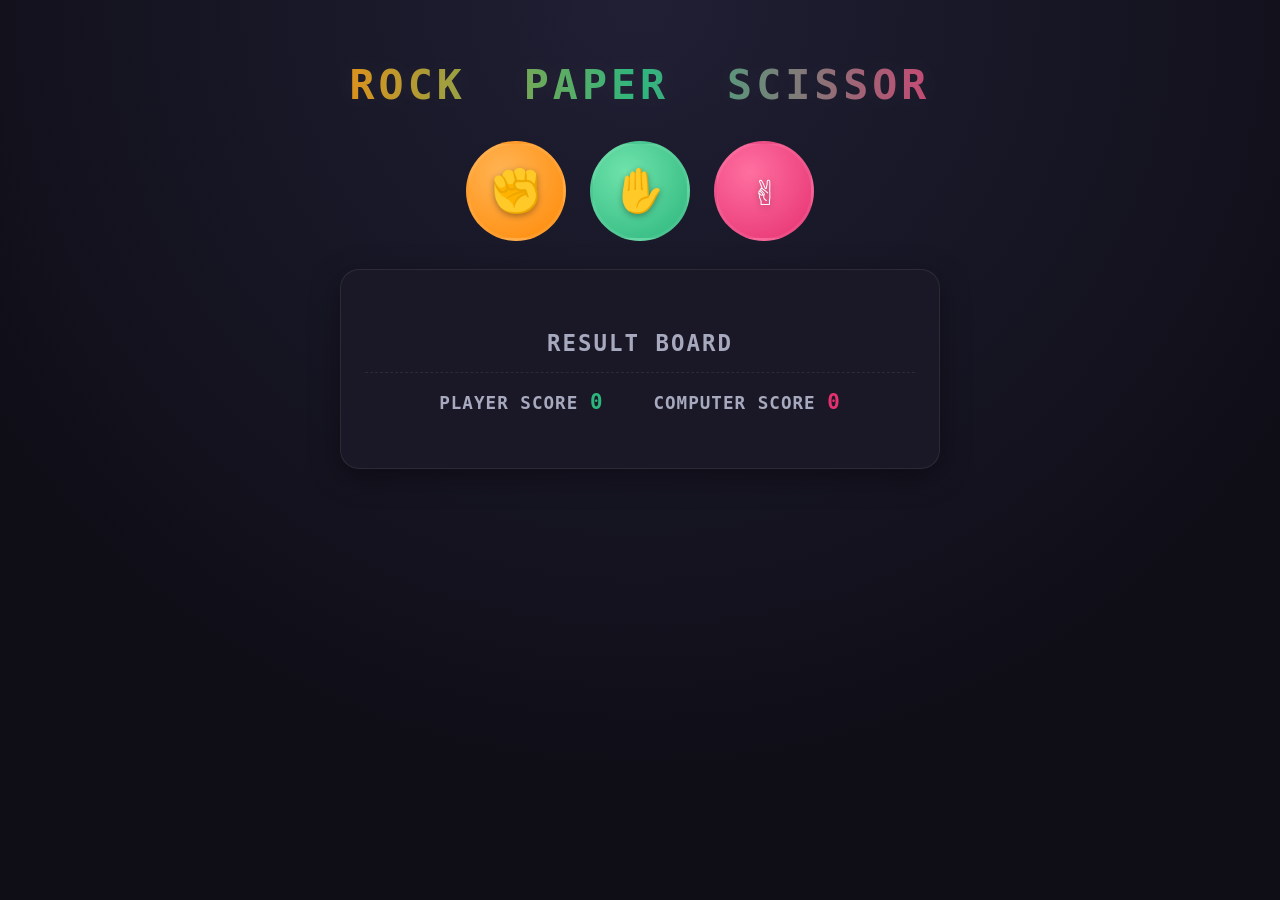
<file: miniProject.js/rock paper scissor/index.html>
<!DOCTYPE html>
<html lang="en">
<head>
    <meta charset="UTF-8">
    <meta name="viewport" content="width=device-width, initial-scale=1.0">
    <title>rock-paper-scissor</title>
    <link rel="stylesheet" href="style.css">

</head>
<body>
    <div class="container">
        <header>
            <h1>ROCK &nbsp;PAPER &nbsp;SCISSOR</h1>
        </header>
        <main>
            <div class="action">
                <div class="rock" id="btn"></div>
                <div class="paper" id="btn"></div>
                <div class="scissor" id="btn"></div>
            </div>
            <div class="result">
                <div class="board">
                    <h2>Result board</h2>
        
                </div>
                <div class="score">
                    <div>PLAYER SCORE <span class="user">0</span></div>
                    <div>COMPUTER SCORE <span class="comp">0</span></div>
                </div>

            </div>
        </main>
    </div>
    <script src="index.js"></script>
</body>
</html>
</file>
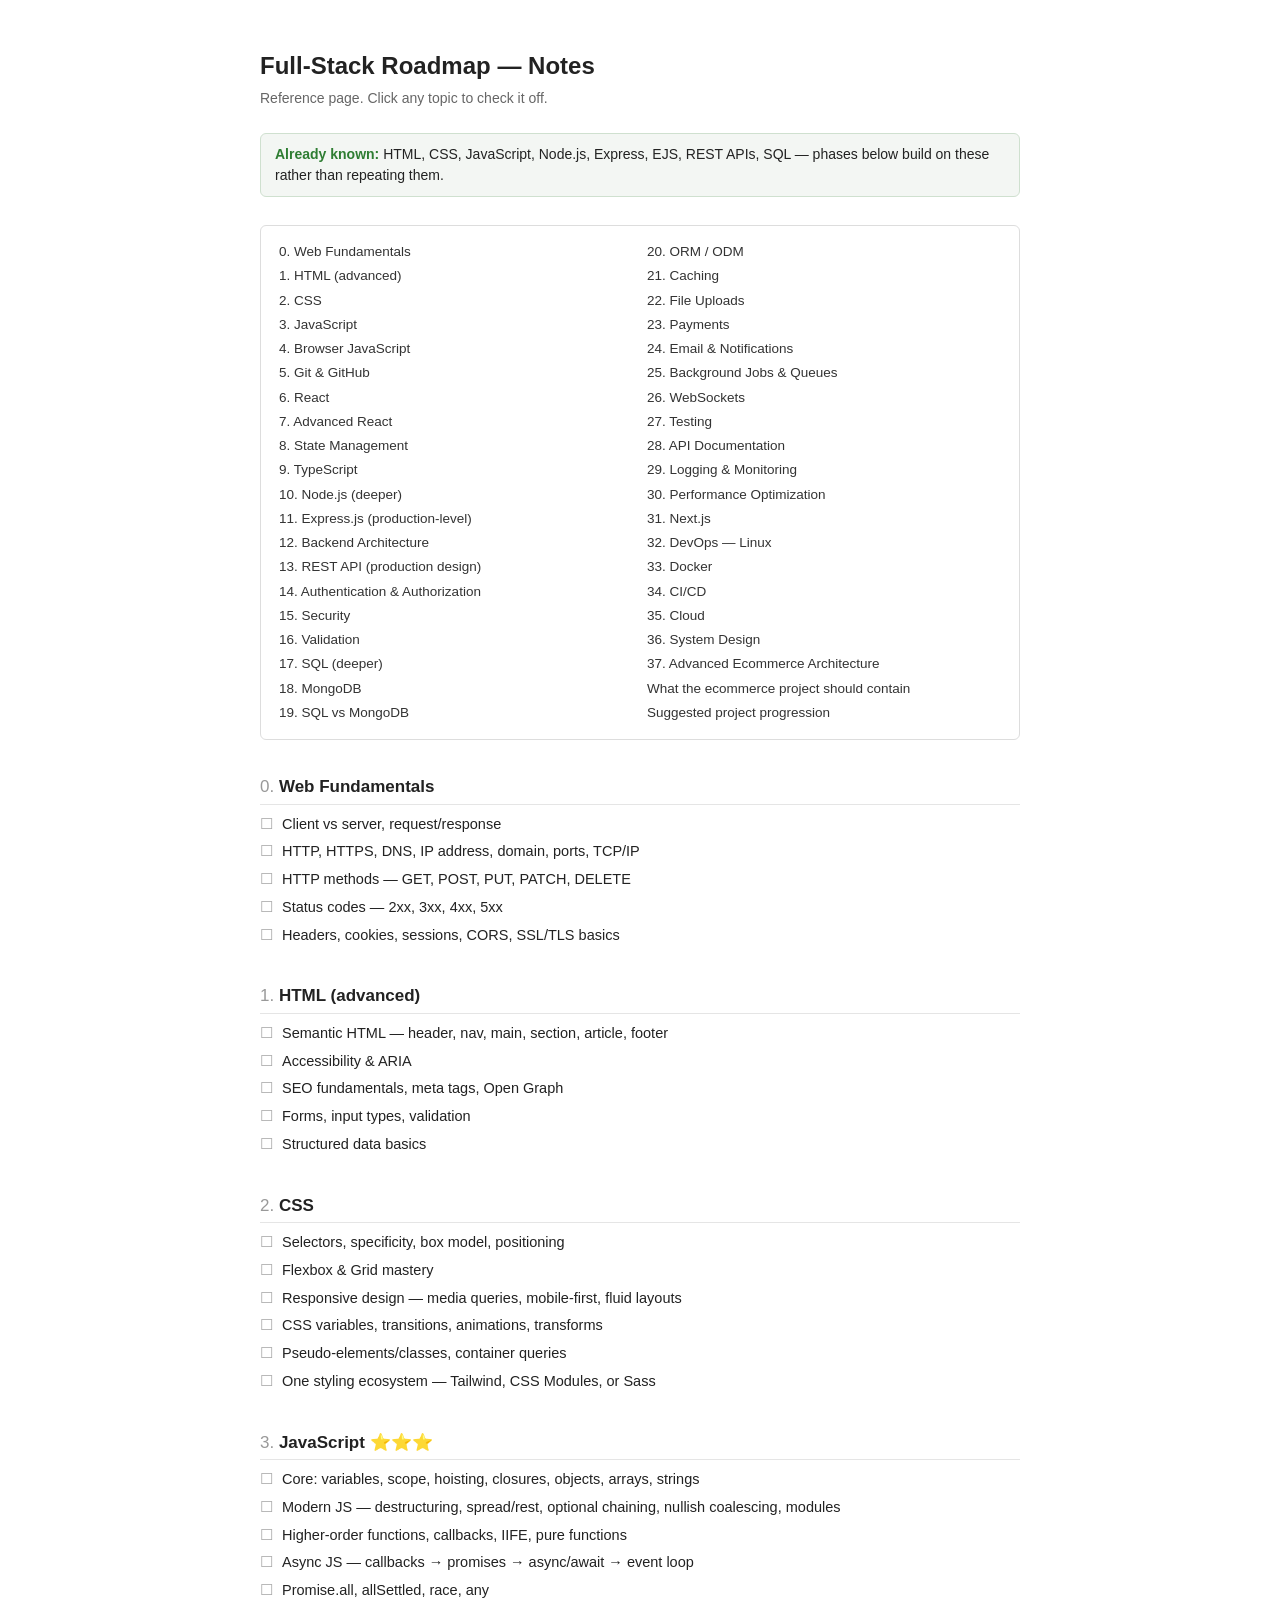
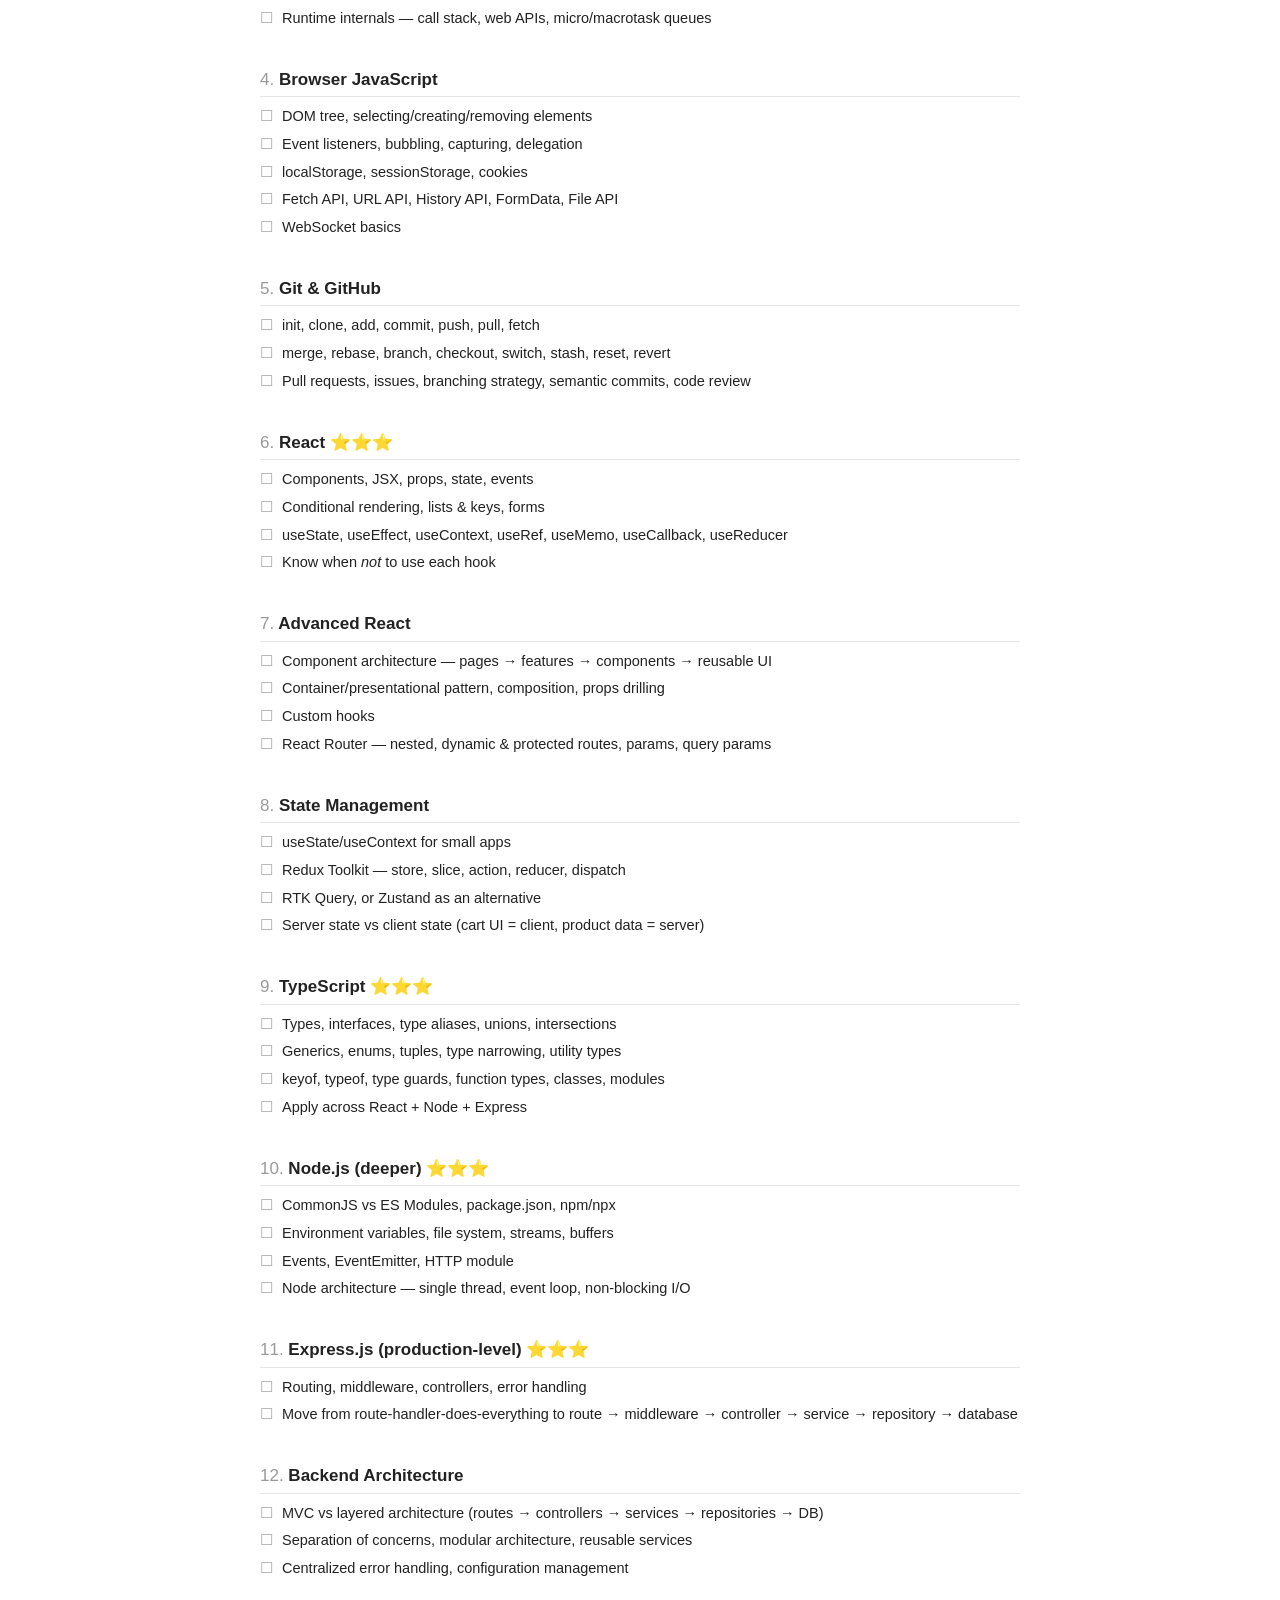
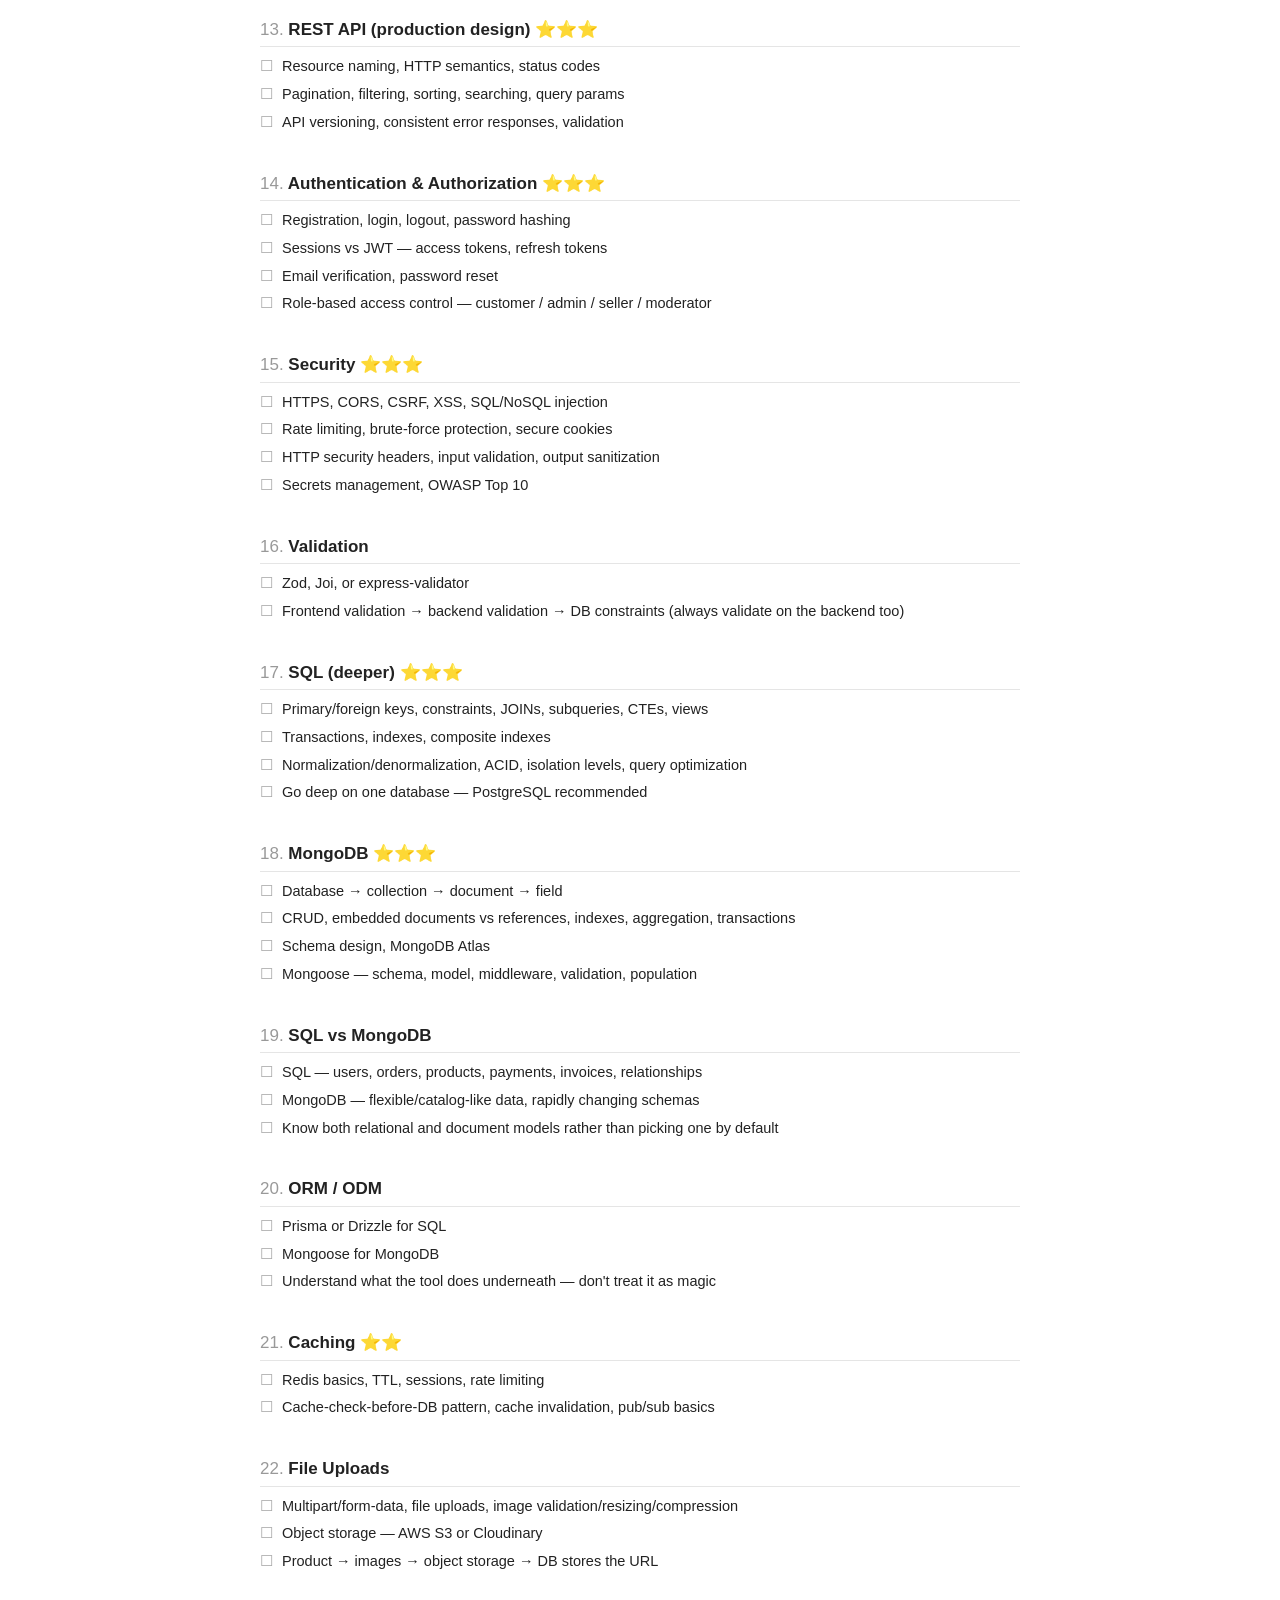
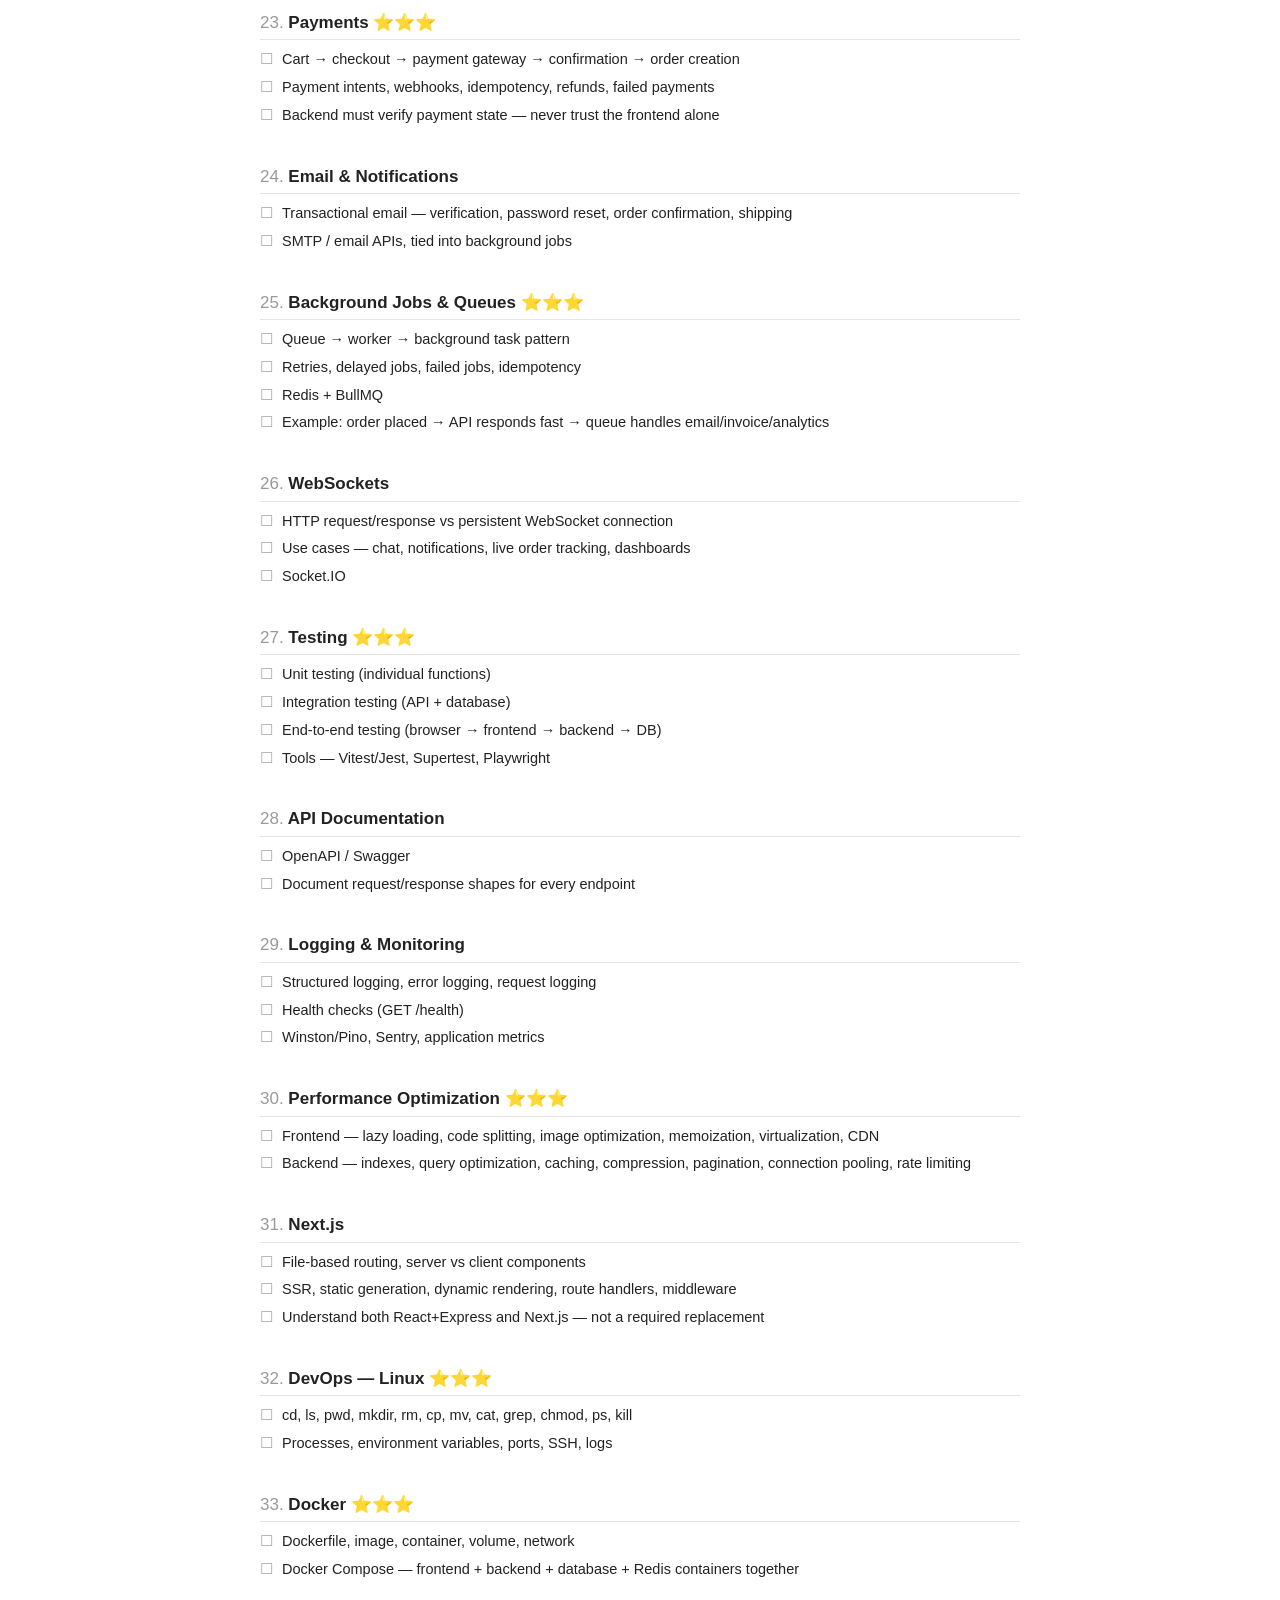
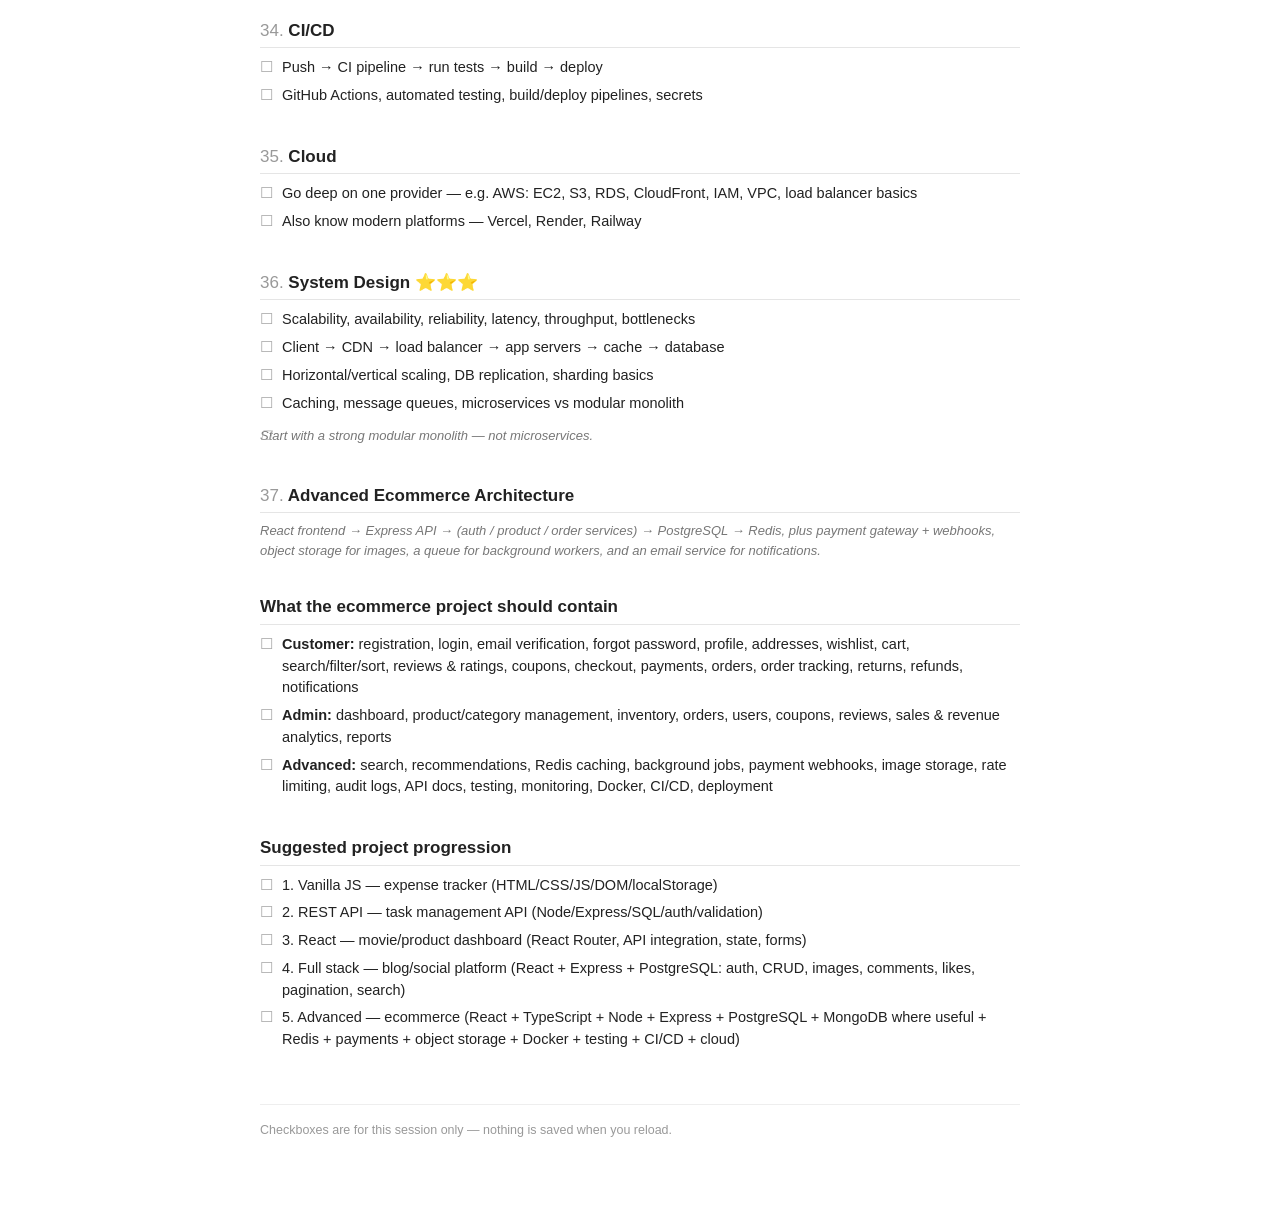
<file: mern-roadmap-simple.html>
<!DOCTYPE html>
<html lang="en">
<head>
<meta charset="UTF-8">
<meta name="viewport" content="width=device-width, initial-scale=1.0">
<title>Full-Stack Roadmap Notes</title>
<style>
  body{
    font-family: -apple-system, Segoe UI, Roboto, Arial, sans-serif;
    max-width: 760px;
    margin: 0 auto;
    padding: 32px 20px 80px;
    color: #222;
    line-height: 1.5;
    background: #fff;
  }
  h1{ font-size: 24px; margin-bottom: 4px; }
  .sub{ color: #666; font-size: 14px; margin-bottom: 24px; }
  .done-note{
    background: #f3f6f3;
    border: 1px solid #cfe0cf;
    padding: 10px 14px;
    border-radius: 6px;
    font-size: 14px;
    margin-bottom: 28px;
  }
  .done-note b{ color: #2e7d32; }

  nav{
    border: 1px solid #ddd;
    border-radius: 6px;
    padding: 14px 18px;
    margin-bottom: 32px;
    columns: 2;
    font-size: 13.5px;
  }
  nav a{ display:block; color:#333; text-decoration:none; padding: 2px 0; }
  nav a:hover{ text-decoration: underline; }

  h2{
    font-size: 17px;
    margin-top: 34px;
    margin-bottom: 6px;
    padding-bottom: 4px;
    border-bottom: 1px solid #e5e5e5;
  }
  h2 .num{ color: #999; font-weight: 400; }
  h2 .star{ color: #d68a00; }

  ul{ margin: 6px 0 0 0; padding-left: 0; list-style: none; }
  li{
    padding: 3px 0 3px 22px;
    position: relative;
    font-size: 14.5px;
  }
  li::before{
    content: "☐";
    position: absolute;
    left: 0;
    color: #aaa;
  }
  li.checked{ color: #999; text-decoration: line-through; }
  li.checked::before{ content: "☑"; color: #2e7d32; }

  .note{
    font-size: 13px;
    color: #777;
    margin: 6px 0 0 0;
    font-style: italic;
  }

  footer{
    margin-top: 50px;
    font-size: 12.5px;
    color: #999;
    border-top: 1px solid #eee;
    padding-top: 16px;
  }
</style>
</head>
<body>

  <h1>Full-Stack Roadmap — Notes</h1>
  <div class="sub">Reference page. Click any topic to check it off.</div>

  <div class="done-note">
    <b>Already known:</b> HTML, CSS, JavaScript, Node.js, Express, EJS, REST APIs, SQL — phases below build on these rather than repeating them.
  </div>

  <nav id="toc"></nav>

  <div id="content">

    <h2 id="p0"><span class="num">0.</span> Web Fundamentals</h2>
    <ul>
      <li>Client vs server, request/response</li>
      <li>HTTP, HTTPS, DNS, IP address, domain, ports, TCP/IP</li>
      <li>HTTP methods — GET, POST, PUT, PATCH, DELETE</li>
      <li>Status codes — 2xx, 3xx, 4xx, 5xx</li>
      <li>Headers, cookies, sessions, CORS, SSL/TLS basics</li>
    </ul>

    <h2 id="p1"><span class="num">1.</span> HTML (advanced)</h2>
    <ul>
      <li>Semantic HTML — header, nav, main, section, article, footer</li>
      <li>Accessibility &amp; ARIA</li>
      <li>SEO fundamentals, meta tags, Open Graph</li>
      <li>Forms, input types, validation</li>
      <li>Structured data basics</li>
    </ul>

    <h2 id="p2"><span class="num">2.</span> CSS</h2>
    <ul>
      <li>Selectors, specificity, box model, positioning</li>
      <li>Flexbox &amp; Grid mastery</li>
      <li>Responsive design — media queries, mobile-first, fluid layouts</li>
      <li>CSS variables, transitions, animations, transforms</li>
      <li>Pseudo-elements/classes, container queries</li>
      <li>One styling ecosystem — Tailwind, CSS Modules, or Sass</li>
    </ul>

    <h2 id="p3"><span class="num">3.</span> JavaScript <span class="star">⭐⭐⭐</span></h2>
    <ul>
      <li>Core: variables, scope, hoisting, closures, objects, arrays, strings</li>
      <li>Modern JS — destructuring, spread/rest, optional chaining, nullish coalescing, modules</li>
      <li>Higher-order functions, callbacks, IIFE, pure functions</li>
      <li>Async JS — callbacks → promises → async/await → event loop</li>
      <li>Promise.all, allSettled, race, any</li>
      <li>Runtime internals — call stack, web APIs, micro/macrotask queues</li>
    </ul>

    <h2 id="p4"><span class="num">4.</span> Browser JavaScript</h2>
    <ul>
      <li>DOM tree, selecting/creating/removing elements</li>
      <li>Event listeners, bubbling, capturing, delegation</li>
      <li>localStorage, sessionStorage, cookies</li>
      <li>Fetch API, URL API, History API, FormData, File API</li>
      <li>WebSocket basics</li>
    </ul>

    <h2 id="p5"><span class="num">5.</span> Git &amp; GitHub</h2>
    <ul>
      <li>init, clone, add, commit, push, pull, fetch</li>
      <li>merge, rebase, branch, checkout, switch, stash, reset, revert</li>
      <li>Pull requests, issues, branching strategy, semantic commits, code review</li>
    </ul>

    <h2 id="p6"><span class="num">6.</span> React <span class="star">⭐⭐⭐</span></h2>
    <ul>
      <li>Components, JSX, props, state, events</li>
      <li>Conditional rendering, lists &amp; keys, forms</li>
      <li>useState, useEffect, useContext, useRef, useMemo, useCallback, useReducer</li>
      <li>Know when <i>not</i> to use each hook</li>
    </ul>

    <h2 id="p7"><span class="num">7.</span> Advanced React</h2>
    <ul>
      <li>Component architecture — pages → features → components → reusable UI</li>
      <li>Container/presentational pattern, composition, props drilling</li>
      <li>Custom hooks</li>
      <li>React Router — nested, dynamic &amp; protected routes, params, query params</li>
    </ul>

    <h2 id="p8"><span class="num">8.</span> State Management</h2>
    <ul>
      <li>useState/useContext for small apps</li>
      <li>Redux Toolkit — store, slice, action, reducer, dispatch</li>
      <li>RTK Query, or Zustand as an alternative</li>
      <li>Server state vs client state (cart UI = client, product data = server)</li>
    </ul>

    <h2 id="p9"><span class="num">9.</span> TypeScript <span class="star">⭐⭐⭐</span></h2>
    <ul>
      <li>Types, interfaces, type aliases, unions, intersections</li>
      <li>Generics, enums, tuples, type narrowing, utility types</li>
      <li>keyof, typeof, type guards, function types, classes, modules</li>
      <li>Apply across React + Node + Express</li>
    </ul>

    <h2 id="p10"><span class="num">10.</span> Node.js (deeper) <span class="star">⭐⭐⭐</span></h2>
    <ul>
      <li>CommonJS vs ES Modules, package.json, npm/npx</li>
      <li>Environment variables, file system, streams, buffers</li>
      <li>Events, EventEmitter, HTTP module</li>
      <li>Node architecture — single thread, event loop, non-blocking I/O</li>
    </ul>

    <h2 id="p11"><span class="num">11.</span> Express.js (production-level) <span class="star">⭐⭐⭐</span></h2>
    <ul>
      <li>Routing, middleware, controllers, error handling</li>
      <li>Move from route-handler-does-everything to route → middleware → controller → service → repository → database</li>
    </ul>

    <h2 id="p12"><span class="num">12.</span> Backend Architecture</h2>
    <ul>
      <li>MVC vs layered architecture (routes → controllers → services → repositories → DB)</li>
      <li>Separation of concerns, modular architecture, reusable services</li>
      <li>Centralized error handling, configuration management</li>
    </ul>

    <h2 id="p13"><span class="num">13.</span> REST API (production design) <span class="star">⭐⭐⭐</span></h2>
    <ul>
      <li>Resource naming, HTTP semantics, status codes</li>
      <li>Pagination, filtering, sorting, searching, query params</li>
      <li>API versioning, consistent error responses, validation</li>
    </ul>

    <h2 id="p14"><span class="num">14.</span> Authentication &amp; Authorization <span class="star">⭐⭐⭐</span></h2>
    <ul>
      <li>Registration, login, logout, password hashing</li>
      <li>Sessions vs JWT — access tokens, refresh tokens</li>
      <li>Email verification, password reset</li>
      <li>Role-based access control — customer / admin / seller / moderator</li>
    </ul>

    <h2 id="p15"><span class="num">15.</span> Security <span class="star">⭐⭐⭐</span></h2>
    <ul>
      <li>HTTPS, CORS, CSRF, XSS, SQL/NoSQL injection</li>
      <li>Rate limiting, brute-force protection, secure cookies</li>
      <li>HTTP security headers, input validation, output sanitization</li>
      <li>Secrets management, OWASP Top 10</li>
    </ul>

    <h2 id="p16"><span class="num">16.</span> Validation</h2>
    <ul>
      <li>Zod, Joi, or express-validator</li>
      <li>Frontend validation → backend validation → DB constraints (always validate on the backend too)</li>
    </ul>

    <h2 id="p17"><span class="num">17.</span> SQL (deeper) <span class="star">⭐⭐⭐</span></h2>
    <ul>
      <li>Primary/foreign keys, constraints, JOINs, subqueries, CTEs, views</li>
      <li>Transactions, indexes, composite indexes</li>
      <li>Normalization/denormalization, ACID, isolation levels, query optimization</li>
      <li>Go deep on one database — PostgreSQL recommended</li>
    </ul>

    <h2 id="p18"><span class="num">18.</span> MongoDB <span class="star">⭐⭐⭐</span></h2>
    <ul>
      <li>Database → collection → document → field</li>
      <li>CRUD, embedded documents vs references, indexes, aggregation, transactions</li>
      <li>Schema design, MongoDB Atlas</li>
      <li>Mongoose — schema, model, middleware, validation, population</li>
    </ul>

    <h2 id="p19"><span class="num">19.</span> SQL vs MongoDB</h2>
    <ul>
      <li>SQL — users, orders, products, payments, invoices, relationships</li>
      <li>MongoDB — flexible/catalog-like data, rapidly changing schemas</li>
      <li>Know both relational and document models rather than picking one by default</li>
    </ul>

    <h2 id="p20"><span class="num">20.</span> ORM / ODM</h2>
    <ul>
      <li>Prisma or Drizzle for SQL</li>
      <li>Mongoose for MongoDB</li>
      <li>Understand what the tool does underneath — don't treat it as magic</li>
    </ul>

    <h2 id="p21"><span class="num">21.</span> Caching <span class="star">⭐⭐</span></h2>
    <ul>
      <li>Redis basics, TTL, sessions, rate limiting</li>
      <li>Cache-check-before-DB pattern, cache invalidation, pub/sub basics</li>
    </ul>

    <h2 id="p22"><span class="num">22.</span> File Uploads</h2>
    <ul>
      <li>Multipart/form-data, file uploads, image validation/resizing/compression</li>
      <li>Object storage — AWS S3 or Cloudinary</li>
      <li>Product → images → object storage → DB stores the URL</li>
    </ul>

    <h2 id="p23"><span class="num">23.</span> Payments <span class="star">⭐⭐⭐</span></h2>
    <ul>
      <li>Cart → checkout → payment gateway → confirmation → order creation</li>
      <li>Payment intents, webhooks, idempotency, refunds, failed payments</li>
      <li>Backend must verify payment state — never trust the frontend alone</li>
    </ul>

    <h2 id="p24"><span class="num">24.</span> Email &amp; Notifications</h2>
    <ul>
      <li>Transactional email — verification, password reset, order confirmation, shipping</li>
      <li>SMTP / email APIs, tied into background jobs</li>
    </ul>

    <h2 id="p25"><span class="num">25.</span> Background Jobs &amp; Queues <span class="star">⭐⭐⭐</span></h2>
    <ul>
      <li>Queue → worker → background task pattern</li>
      <li>Retries, delayed jobs, failed jobs, idempotency</li>
      <li>Redis + BullMQ</li>
      <li>Example: order placed → API responds fast → queue handles email/invoice/analytics</li>
    </ul>

    <h2 id="p26"><span class="num">26.</span> WebSockets</h2>
    <ul>
      <li>HTTP request/response vs persistent WebSocket connection</li>
      <li>Use cases — chat, notifications, live order tracking, dashboards</li>
      <li>Socket.IO</li>
    </ul>

    <h2 id="p27"><span class="num">27.</span> Testing <span class="star">⭐⭐⭐</span></h2>
    <ul>
      <li>Unit testing (individual functions)</li>
      <li>Integration testing (API + database)</li>
      <li>End-to-end testing (browser → frontend → backend → DB)</li>
      <li>Tools — Vitest/Jest, Supertest, Playwright</li>
    </ul>

    <h2 id="p28"><span class="num">28.</span> API Documentation</h2>
    <ul>
      <li>OpenAPI / Swagger</li>
      <li>Document request/response shapes for every endpoint</li>
    </ul>

    <h2 id="p29"><span class="num">29.</span> Logging &amp; Monitoring</h2>
    <ul>
      <li>Structured logging, error logging, request logging</li>
      <li>Health checks (GET /health)</li>
      <li>Winston/Pino, Sentry, application metrics</li>
    </ul>

    <h2 id="p30"><span class="num">30.</span> Performance Optimization <span class="star">⭐⭐⭐</span></h2>
    <ul>
      <li>Frontend — lazy loading, code splitting, image optimization, memoization, virtualization, CDN</li>
      <li>Backend — indexes, query optimization, caching, compression, pagination, connection pooling, rate limiting</li>
    </ul>

    <h2 id="p31"><span class="num">31.</span> Next.js</h2>
    <ul>
      <li>File-based routing, server vs client components</li>
      <li>SSR, static generation, dynamic rendering, route handlers, middleware</li>
      <li>Understand both React+Express and Next.js — not a required replacement</li>
    </ul>

    <h2 id="p32"><span class="num">32.</span> DevOps — Linux <span class="star">⭐⭐⭐</span></h2>
    <ul>
      <li>cd, ls, pwd, mkdir, rm, cp, mv, cat, grep, chmod, ps, kill</li>
      <li>Processes, environment variables, ports, SSH, logs</li>
    </ul>

    <h2 id="p33"><span class="num">33.</span> Docker <span class="star">⭐⭐⭐</span></h2>
    <ul>
      <li>Dockerfile, image, container, volume, network</li>
      <li>Docker Compose — frontend + backend + database + Redis containers together</li>
    </ul>

    <h2 id="p34"><span class="num">34.</span> CI/CD</h2>
    <ul>
      <li>Push → CI pipeline → run tests → build → deploy</li>
      <li>GitHub Actions, automated testing, build/deploy pipelines, secrets</li>
    </ul>

    <h2 id="p35"><span class="num">35.</span> Cloud</h2>
    <ul>
      <li>Go deep on one provider — e.g. AWS: EC2, S3, RDS, CloudFront, IAM, VPC, load balancer basics</li>
      <li>Also know modern platforms — Vercel, Render, Railway</li>
    </ul>

    <h2 id="p36"><span class="num">36.</span> System Design <span class="star">⭐⭐⭐</span></h2>
    <ul>
      <li>Scalability, availability, reliability, latency, throughput, bottlenecks</li>
      <li>Client → CDN → load balancer → app servers → cache → database</li>
      <li>Horizontal/vertical scaling, DB replication, sharding basics</li>
      <li>Caching, message queues, microservices vs modular monolith</li>
      <li class="note" style="padding-left:0;">Start with a strong modular monolith — not microservices.</li>
    </ul>

    <h2 id="p37"><span class="num">37.</span> Advanced Ecommerce Architecture</h2>
    <p class="note" style="margin-top:8px;">React frontend → Express API → (auth / product / order services) → PostgreSQL → Redis, plus payment gateway + webhooks, object storage for images, a queue for background workers, and an email service for notifications.</p>

    <h2 id="pfeatures">What the ecommerce project should contain</h2>
    <ul>
      <li><b>Customer:</b> registration, login, email verification, forgot password, profile, addresses, wishlist, cart, search/filter/sort, reviews &amp; ratings, coupons, checkout, payments, orders, order tracking, returns, refunds, notifications</li>
      <li><b>Admin:</b> dashboard, product/category management, inventory, orders, users, coupons, reviews, sales &amp; revenue analytics, reports</li>
      <li><b>Advanced:</b> search, recommendations, Redis caching, background jobs, payment webhooks, image storage, rate limiting, audit logs, API docs, testing, monitoring, Docker, CI/CD, deployment</li>
    </ul>

    <h2 id="pprojects">Suggested project progression</h2>
    <ul>
      <li>1. Vanilla JS — expense tracker (HTML/CSS/JS/DOM/localStorage)</li>
      <li>2. REST API — task management API (Node/Express/SQL/auth/validation)</li>
      <li>3. React — movie/product dashboard (React Router, API integration, state, forms)</li>
      <li>4. Full stack — blog/social platform (React + Express + PostgreSQL: auth, CRUD, images, comments, likes, pagination, search)</li>
      <li>5. Advanced — ecommerce (React + TypeScript + Node + Express + PostgreSQL + MongoDB where useful + Redis + payments + object storage + Docker + testing + CI/CD + cloud)</li>
    </ul>

  </div>

  <footer>Checkboxes are for this session only — nothing is saved when you reload.</footer>

<script>
  // build TOC
  const toc = document.getElementById('toc');
  document.querySelectorAll('#content h2').forEach(h => {
    const a = document.createElement('a');
    a.href = '#' + h.id;
    a.textContent = h.textContent.replace(/⭐/g,'').trim();
    toc.appendChild(a);
  });

  // click-to-check topics
  document.querySelectorAll('#content li').forEach(li => {
    li.style.cursor = 'pointer';
    li.addEventListener('click', () => li.classList.toggle('checked'));
  });
</script>

</body>
</html>
</file>
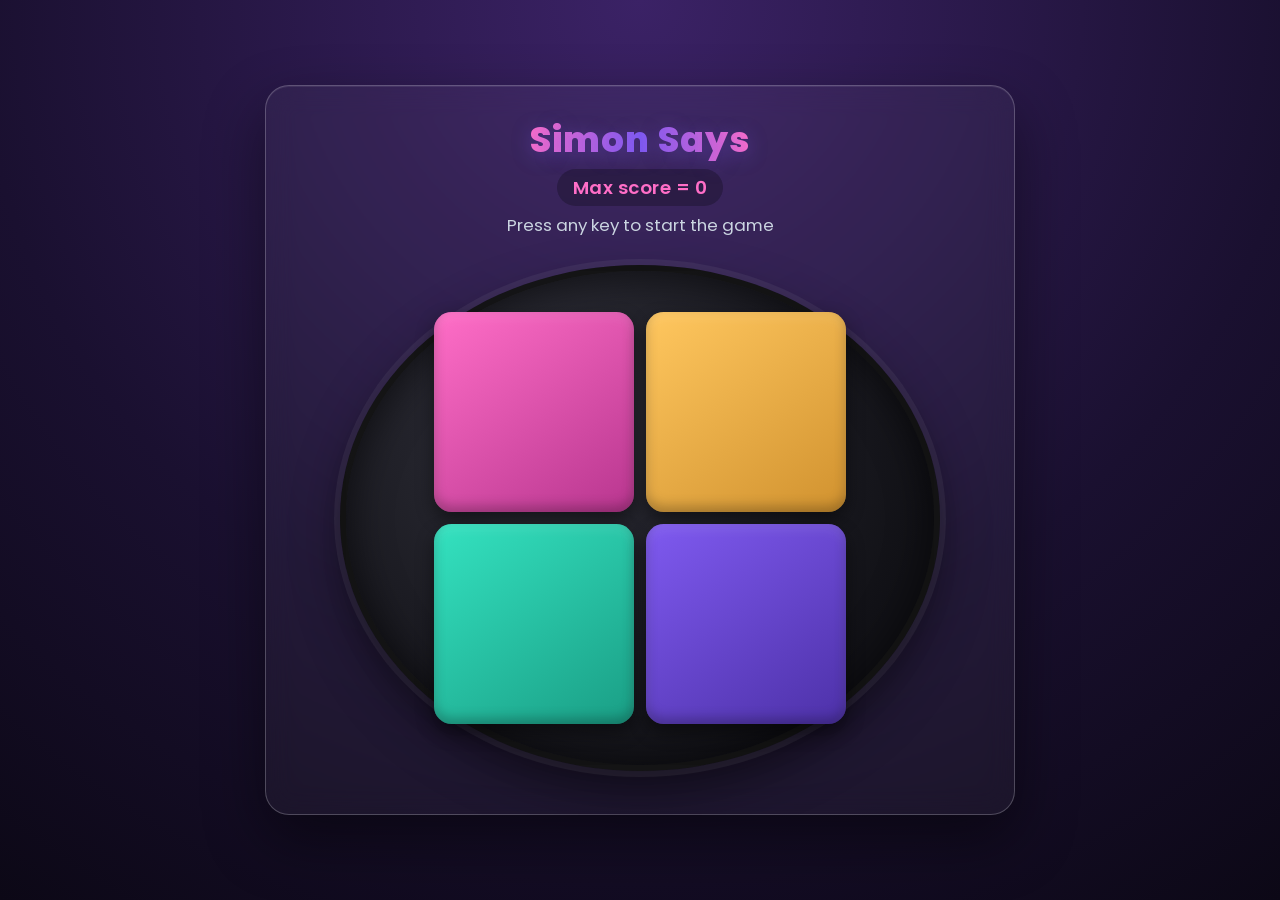
<file: miniProject.js/simon says/simon.html>
<!DOCTYPE html>
<html lang="en">
<head>
    <meta charset="UTF-8">
    <meta name="viewport" content="width=device-width, initial-scale=1.0">
    <title>simon says</title>
    <link rel="stylesheet" href="simon.css">

</head>
<body>

    <div class="container">
        <h1>Simon Says
        </h1>
        <div class="max">Max score = 0</div>
        <h3>Press any key to start the game</h3>

        <div class="circle">
            <div class="boxes">
                <div class="play col1" id="0" ></div>
                <div class="play col2" id="1"></div>
                <div class="play col3" id="2"></div>
                <div class="play col4" id="3"></div>
            </div>
        </div>
    </div>
    <script src="simon.js"></script>
</body>
</html>
</file>
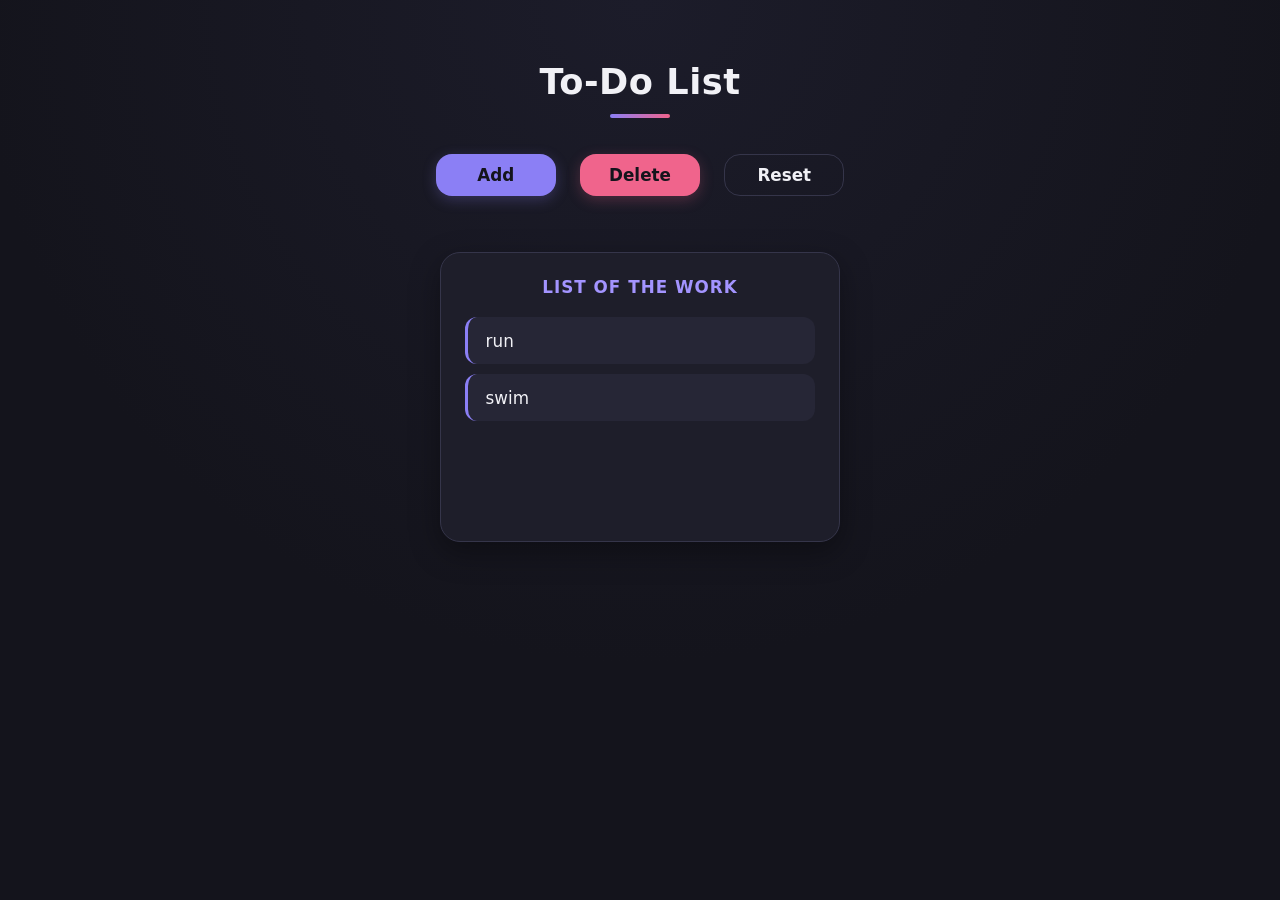
<file: miniProject.js/todo/todo.html>
<!DOCTYPE html>
<html lang="en">
<head>
    <meta charset="UTF-8">
    <meta name="viewport" content="width=device-width, initial-scale=1.0">
    <title>To-Do</title>
    <link rel="stylesheet" href="todo.css">
</head>
<body>
    <h2>To-Do List</h2>
    <div>
        <button class="add">Add</button>
        <button class="delete">Delete</button>
        <button class="reset">Reset</button>
    </div>
    <div>
        <input type="text" placeholder="enter the task">
    </div>
    <div class="list">
        <h3> list of the work</h3>
        <ul>
           <li>run</li>
           <li>swim</li> 
        </ul>
    </div>
    <script src="todo.js"></script>
</body>
</html>
</file>
<file: miniProject.js/rock paper scissor/style.css>
/* ================================
   Rock Paper Scissor — New Theme
   (Only this CSS file changes —
   no HTML or JS was modified)
   ================================ */

:root {
    --bg-dark: #0f0e17;
    --bg-panel: #1a1826;
    --accent-1: #ff8906;   /* rock   */
    --accent-2: #2cb67d;   /* paper  */
    --accent-3: #e53170;   /* scissor*/
    --text-main: #fffffe;
    --text-muted: #a7a9be;
    --border-glow: rgba(255, 255, 255, 0.08);
}

* {
    box-sizing: border-box;
}

body {
    background: radial-gradient(circle at top, #201f34 0%, var(--bg-dark) 70%);
    color: var(--text-main);
    font-family: 'Trebuchet MS', 'Segoe UI', monospace;
    min-height: 100vh;
    margin: 0;
    padding: 2rem 1rem;
}

.container {
    max-width: 700px;
    margin: 0 auto;
}

h1 {
    text-align: center;
    font-size: 2.6rem;
    letter-spacing: 4px;
    margin-bottom: 2rem;
    background: linear-gradient(90deg, var(--accent-1), var(--accent-2), var(--accent-3));
    -webkit-background-clip: text;
    background-clip: text;
    color: transparent;
    text-shadow: 0 0 30px var(--border-glow);
}

.draw {
    color: var(--accent-1);
    font-size: 1.3rem;
    text-align: center;
    animation: fadeIn 0.3s ease-in;
}

main {
    display: flex;
    flex-direction: column;
    align-items: center;
    gap: 28px;
}

/* ---------- Action buttons ---------- */
.action {
    display: flex;
    justify-content: center;
    gap: 1.5rem;
    flex-wrap: wrap;
}

.action div {
    position: relative;
    height: 100px;
    width: 100px;
    border-radius: 50%;
    border: 3px solid var(--border-glow);
    margin: 0;
    padding: 0;
    display: flex;
    align-items: center;
    justify-content: center;
    cursor: pointer;
    transition: transform 0.2s ease, box-shadow 0.25s ease, border-color 0.25s ease;
}

/* Hand-gesture icons drawn purely in CSS (no HTML edits needed) */
.action div::before {
    font-size: 2.6rem;
    line-height: 1;
    filter: drop-shadow(0 2px 3px rgba(0, 0, 0, 0.35));
    pointer-events: none;
    user-select: none;
}

.rock::before    { content: "✊"; }
.paper::before   { content: "✋"; }
.scissor::before { content: "✌️"; }

.rock {
    background: radial-gradient(circle at 35% 30%, #ffb454, var(--accent-1));
}

.paper {
    background: radial-gradient(circle at 35% 30%, #6fe3ab, var(--accent-2));
}

.scissor {
    background: radial-gradient(circle at 35% 30%, #ff6fa0, var(--accent-3));
}

.action div:hover {
    transform: translateY(-6px) scale(1.06);
}

.rock:hover    { box-shadow: 0 10px 25px rgba(255, 137, 6, 0.45); border-color: var(--accent-1); }
.paper:hover   { box-shadow: 0 10px 25px rgba(44, 182, 125, 0.45); border-color: var(--accent-2); }
.scissor:hover { box-shadow: 0 10px 25px rgba(229, 49, 112, 0.45); border-color: var(--accent-3); }

.action div:active {
    transform: translateY(-2px) scale(0.97);
}

/* ---------- Result panel ---------- */
.result {
    width: 100%;
    max-width: 600px;
    min-height: 200px;
    background: var(--bg-panel);
    border: 1px solid var(--border-glow);
    border-radius: 1.2rem;
    box-shadow: 0 8px 30px rgba(0, 0, 0, 0.35);
    display: flex;
    flex-direction: column;
    justify-content: center;
    padding: 1rem 1.5rem;
}

.board {
    text-align: center;
    font-size: 1rem;
    letter-spacing: 2px;
    text-decoration: none;
    text-transform: uppercase;
    color: var(--text-muted);
    border-bottom: 1px dashed var(--border-glow);
    padding-bottom: 0.6rem;
    margin-bottom: 0.6rem;
}

.result h2 {
    text-align: center;
    font-size: 1.4rem;
    margin: 0.4rem 0;
    animation: fadeIn 0.3s ease-in;
}

.score {
    display: flex;
    justify-content: center;
    gap: 50px;
    margin-top: 0.5rem;
}

.score div {
    font-size: 1.1rem;
    font-weight: 600;
    letter-spacing: 1px;
    color: var(--text-muted);
}

.user {
    color: var(--accent-2);
    font-size: 1.3rem;
}

.comp {
    color: var(--accent-3);
    font-size: 1.3rem;
}

@keyframes fadeIn {
    from { opacity: 0; transform: translateY(-6px); }
    to   { opacity: 1; transform: translateY(0); }
}

@media (max-width: 480px) {
    .action div { height: 80px; width: 80px; }
    .action div::before { font-size: 2rem; }
    .result { width: 100%; }
    .score { gap: 25px; }
}
</file>
<file: miniProject.js/simon says/simon.css>
@import url('https://fonts.googleapis.com/css2?family=Poppins:wght@400;600;700;800&display=swap');

* {
    box-sizing: border-box;
}

body {
    margin: 0;
    min-height: 100vh;
    font-family: 'Poppins', sans-serif;
    background: radial-gradient(circle at top, #3b2266 0%, #1a1030 60%, #0c0816 100%);
    color: #E9E4F5;
    display: flex;
    justify-content: center;
    align-items: center;
    padding: 2rem 1rem;
}

h1 {
    margin: 0.2rem 0;
    font-size: 2.2rem;
    font-weight: 800;
    letter-spacing: 1px;
    background: linear-gradient(90deg, #ff6ec7, #7f5af0, #ff6ec7);
    -webkit-background-clip: text;
    background-clip: text;
    color: transparent;
    text-shadow: 0 4px 20px rgba(127, 90, 240, 0.35);
    transition: color 0.3s ease;
}

h3 {
    margin: 0.4rem 0 0.6rem;
    font-weight: 400;
    font-size: 1.05rem;
    color: #cbd5e1;
    text-align: center;
    transition: color 0.3s ease;
    min-height: 1.4em;
}

.container {
    height: 730px;
    width: 750px;
    max-width: 95vw;
    border: 1px solid rgba(229, 231, 235, 0.25);
    border-radius: 1.5rem;
    padding: 1.5rem 1rem;
    display: flex;
    flex-direction: column;
    align-items: center;
    background: rgba(255, 255, 255, 0.04);
    backdrop-filter: blur(14px);
    -webkit-backdrop-filter: blur(14px);
    box-shadow:
        0 25px 60px rgba(0, 0, 0, 0.45),
        inset 0 1px 0 rgba(255, 255, 255, 0.08);
    transition: background-color 0.4s ease;
}

.max {
    font-size: 1.15rem;
    font-weight: 600;
    color: #ff6ec7;
    background: rgba(0, 0, 0, 0.25);
    padding: 0.3rem 1rem;
    border-radius: 999px;
    letter-spacing: 0.5px;
}

.circle {
    height: 600px;
    width: 600px;
    max-width: 88vw;
    max-height: 88vw;
    border-radius: 50%;
    margin: 1.2rem 0;
    background: radial-gradient(circle at 35% 30%, #2e2e38, #111116 75%);
    border: 6px solid rgba(18, 18, 18, 0.85);
    box-shadow:
        0 0 0 6px rgba(255, 255, 255, 0.05),
        0 20px 45px rgba(0, 0, 0, 0.5),
        inset 0 0 40px rgba(0, 0, 0, 0.6);
    display: flex;
    justify-content: center;
    align-items: center;
}

.boxes {
    display: grid;
    grid-template-columns: repeat(2, 1fr);
    grid-template-rows: repeat(2, 1fr);
    gap: 12px;
}

.play {
    width: 200px;
    height: 200px;
    max-width: 36vw;
    max-height: 36vw;
    border-radius: 1.1rem;
    cursor: pointer;
    box-shadow:
        0 8px 18px rgba(0, 0, 0, 0.45),
        inset 0 -6px 12px rgba(0, 0, 0, 0.25),
        inset 0 6px 12px rgba(255, 255, 255, 0.08);
    transition: transform 0.12s ease, filter 0.15s ease, box-shadow 0.15s ease;
}

.play:hover {
    filter: brightness(1.1);
    transform: scale(1.02);
}

.play:active {
    transform: scale(0.97);
}

.col1 {
    background: linear-gradient(145deg, #ff6ec7, #b8368f);
}

.col2 {
    background: linear-gradient(145deg, #ffc75f, #d1922f);
}

.col3 {
    background: linear-gradient(145deg, #34e2c0, #1a9e85);
}

.col4 {
    background: linear-gradient(145deg, #7f5af0, #4d31a8);
}

.flash {
    animation: flashPulse 0.4s ease-out;
}

.col1.flash {
    box-shadow:
        0 0 35px 12px rgba(255, 110, 199, 0.9),
        inset 0 0 25px rgba(255, 255, 255, 0.4);
}

.col2.flash {
    box-shadow:
        0 0 35px 12px rgba(255, 199, 95, 0.9),
        inset 0 0 25px rgba(255, 255, 255, 0.4);
}

.col3.flash {
    box-shadow:
        0 0 35px 12px rgba(52, 226, 192, 0.9),
        inset 0 0 25px rgba(255, 255, 255, 0.4);
}

.col4.flash {
    box-shadow:
        0 0 35px 12px rgba(127, 90, 240, 0.9),
        inset 0 0 25px rgba(255, 255, 255, 0.4);
}

@keyframes flashPulse {
    0% {
        filter: brightness(1);
        transform: scale(1);
    }
    30% {
        filter: brightness(2.1) saturate(1.4);
        transform: scale(0.95);
    }
    100% {
        filter: brightness(1.7) saturate(1.3);
        transform: scale(0.97);
    }
}

@media (max-width: 500px) {
    .container {
        height: auto;
        padding: 1.2rem 0.6rem 2rem;
    }

    h1 {
        font-size: 1.6rem;
    }
}
</file>
<file: miniProject.js/todo/todo.css>
:root {
    --bg: #14141c;
    --surface: #1e1e2a;
    --surface-2: #262636;
    --border: #35354a;
    --accent: #8b7ff5;
    --accent-hover: #a394ff;
    --accent-soft: rgba(139, 127, 245, 0.15);
    --danger: #f0648c;
    --danger-hover: #ff7fa1;
    --text: #f1f1f6;
    --text-dim: #9a9ab0;
}

* {
    box-sizing: border-box;
    font-family: 'Segoe UI', system-ui, -apple-system, sans-serif;
}

body {
    background: radial-gradient(circle at top, #1c1c2a 0%, var(--bg) 60%);
    color: var(--text);
    min-height: 100vh;
    margin: 0;
    padding: 2rem 1rem;
}

h2 {
    text-align: center;
    color: var(--text);
    font-size: 2.2rem;
    font-weight: 700;
    letter-spacing: 0.5px;
    margin-bottom: 0.25rem;
}

h2::after {
    content: "";
    display: block;
    width: 60px;
    height: 4px;
    margin: 0.75rem auto 0;
    border-radius: 2rem;
    background: linear-gradient(90deg, var(--accent), var(--danger));
}

div {
    text-align: center;
}

button {
    height: 42px;
    width: 120px;
    border: 1px solid transparent;
    border-radius: 1rem;
    background-color: var(--accent);
    color: #14141c;
    font-size: 1.05rem;
    font-weight: 600;
    margin: 2rem 0.6rem 1rem;
    cursor: pointer;
    transition: transform 0.15s ease, background-color 0.2s ease, box-shadow 0.2s ease;
    box-shadow: 0 4px 14px rgba(139, 127, 245, 0.25);
}

button:hover {
    background-color: var(--accent-hover);
    transform: translateY(-2px);
    box-shadow: 0 6px 18px rgba(139, 127, 245, 0.35);
}

button:active {
    transform: translateY(0);
}

button.delete {
    background-color: var(--danger);
    box-shadow: 0 4px 14px rgba(240, 100, 140, 0.25);
}

button.delete:hover {
    background-color: var(--danger-hover);
    box-shadow: 0 6px 18px rgba(240, 100, 140, 0.35);
}

button.reset {
    background-color: transparent;
    color: var(--text);
    border: 1px solid var(--border);
    box-shadow: none;
}

button.reset:hover {
    background-color: var(--surface-2);
    transform: translateY(-2px);
}

input {
    display: none;
    border: 1px solid var(--accent);
    height: 52px;
    color: var(--text);
    width: 100%;
    max-width: 500px;
    font-size: 1.15rem;
    background-color: var(--surface-2);
    border-radius: 2rem;
    padding: 0 1.5rem;
    margin: 0 auto;
}

input::placeholder {
    color: var(--text-dim);
}

input:focus {
    outline: none;
    box-shadow: 0 0 0 4px var(--accent-soft);
}

.list {
    width: 400px;
    max-width: 90vw;
    text-align: left;
    margin: 2.5rem auto 0;
    background: var(--surface);
    border-radius: 1.25rem;
    padding: 1.5rem;
    box-shadow: 0 10px 30px rgba(0, 0, 0, 0.35);
    border: 1px solid var(--border);
}

h3 {
    color: var(--accent-hover);
    text-align: center;
    font-size: 1.05rem;
    font-weight: 600;
    text-transform: uppercase;
    letter-spacing: 1px;
    margin-top: 0;
    margin-bottom: 1.25rem;
}

ul {
    list-style: none;
    border: none;
    min-height: 200px;
    border-radius: 1rem;
    padding: 0;
    margin: 0;
    display: flex;
    flex-direction: column;
    gap: 0.6rem;
}

li {
    color: var(--text);
    margin: 0;
    padding: 0.85rem 1.1rem;
    background-color: var(--surface-2);
    border-radius: 0.75rem;
    border-left: 3px solid var(--accent);
    font-size: 1.05rem;
    transition: background-color 0.2s ease, transform 0.15s ease;
}

li:hover {
    background-color: #2e2e42;
    transform: translateX(4px);
}
</file>
